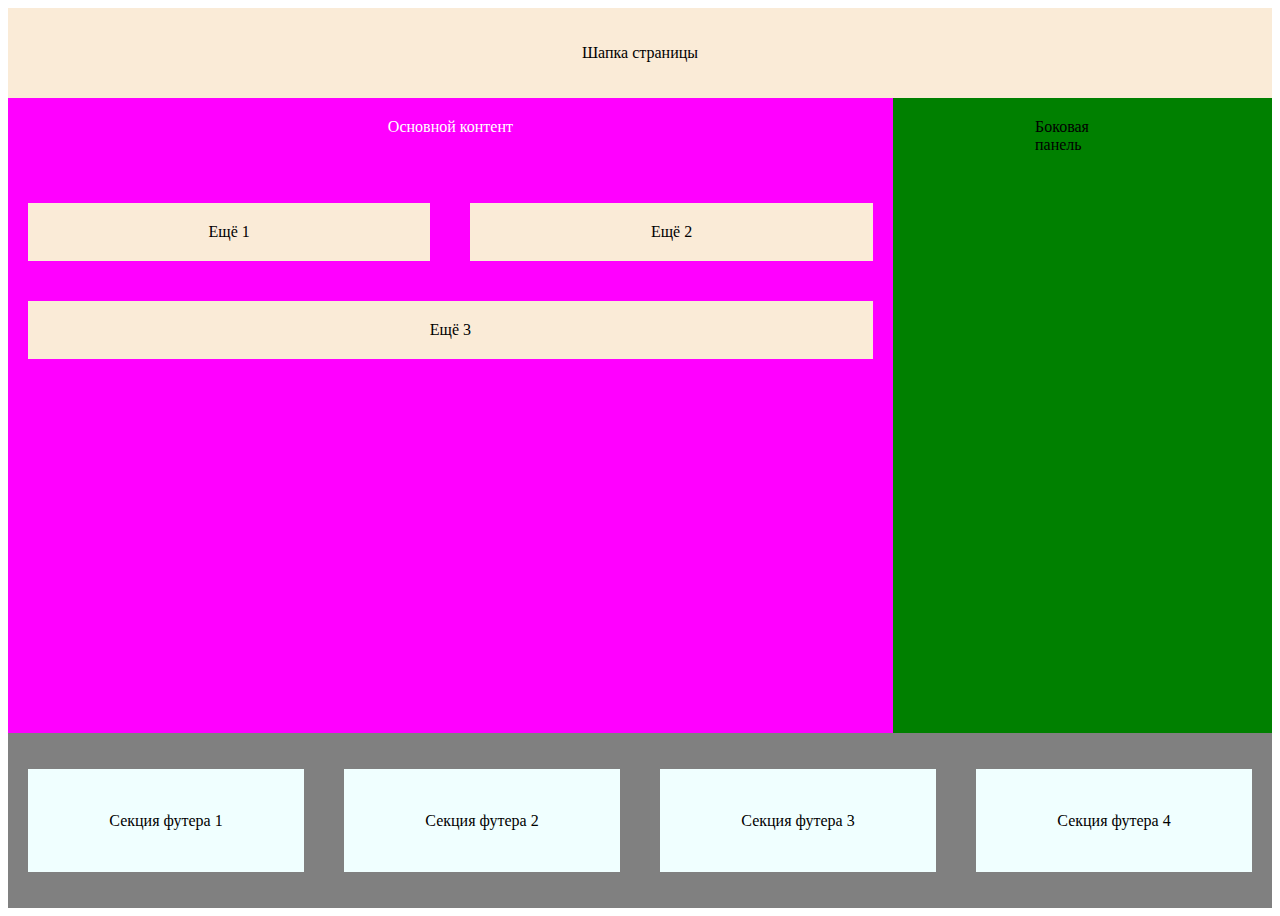
<file: week5/index.html>
<!DOCTYPE html>
<html lang="ru">
<head>
    <meta charset="UTF-8">
    <meta name="viewport" content="width=device-width, initial-scale=1.0">
    <title>Табличка-страничка</title>
    <link rel="stylesheet" href="style.css">
</head>
<body>
    <div class="conteiner">
        <header>
            <div class="h1">Шапка страницы</div>
        </header>
        <main>
            <div class="content">
                <div class="box1"> Основной контент</div>
                <div class="box2">
                    <div class="up"> Ещё 1</div>
                    <div class="up"> Ещё 2</div>
                </div>
                <div class="box3">
                    <div class="up"> Ещё 3</div>
                </div>
            </div>
            <div class="aside">
                <div class="box4">Боковая панель</div>
            </div>
        </main>
        <footer>
            <p class="footer"> Секция футера 1</p>
            <p class="footer">Секция футера 2</p>
            <p class="footer">Секция футера 3</p>
            <p class="footer">Секция футера 4</p>
        </footer>
    </div>
</body>
</html>
</file>
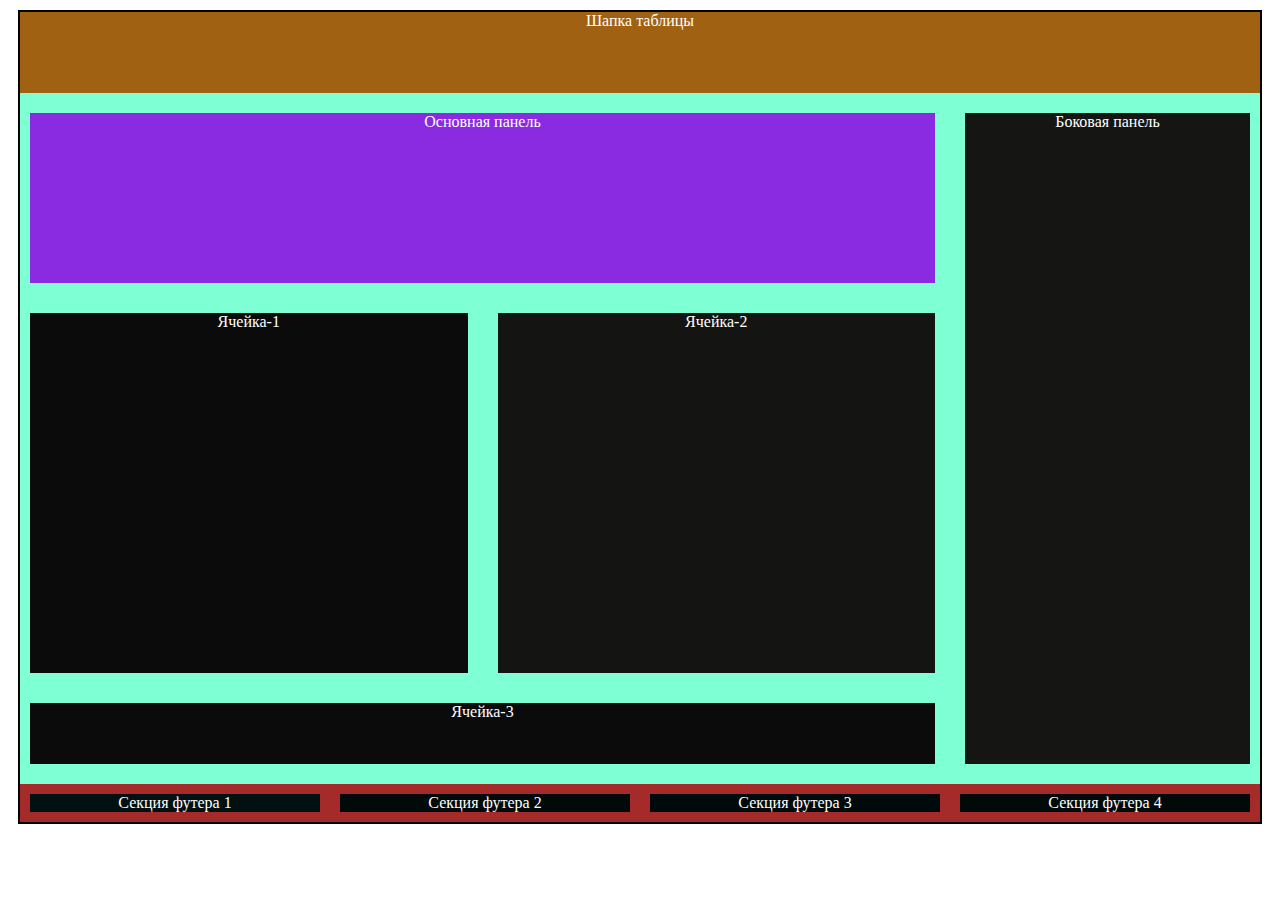
<file: week6/index.html>
<!DOCTYPE html>
<html lang="en">
<head>
    <meta charset="UTF-8">
    <meta name="viewport" content="width=device-width, initial-scale=1.0">
    <title>Document</title>
    <link rel="stylesheet" href="grid.css">
</head>
<body>
    <div class="conteiner">
        <header style="background-color: rgb(161, 97, 18);" >Шапка таблицы</header>
        <div class="cell" style="background-color: blueviolet;">Основная панель</div>
        <div class="cell1" style="background-color: rgb(11, 11, 11);">Ячейка-1</div>
        <div class="cell2" style="background-color: rgb(20, 20, 19);">Ячейка-2</div>
        <div class="cell3" style="background-color: rgb(11, 11, 11);">Ячейка-3</div>  
        <aside class="right" style="background-color: rgb(21, 21, 20);">Боковая панель</aside>
        <footer style="background-color: brown;">
            <p class="footer1" style="background-color: rgb(1, 17, 17);">Секция футера 1</p>
            <p class="footer2" style="background-color: rgb(1, 9, 9);">Секция футера 2</p>
            <p class="footer3" style="background-color: rgb(1, 10, 10);">Секция футера 3</p>
            <p class="footer4" style="background-color: rgb(1, 9, 9);">Секция футера 4</p>
        </footer>
    </div>
</body>
</html>
</file>
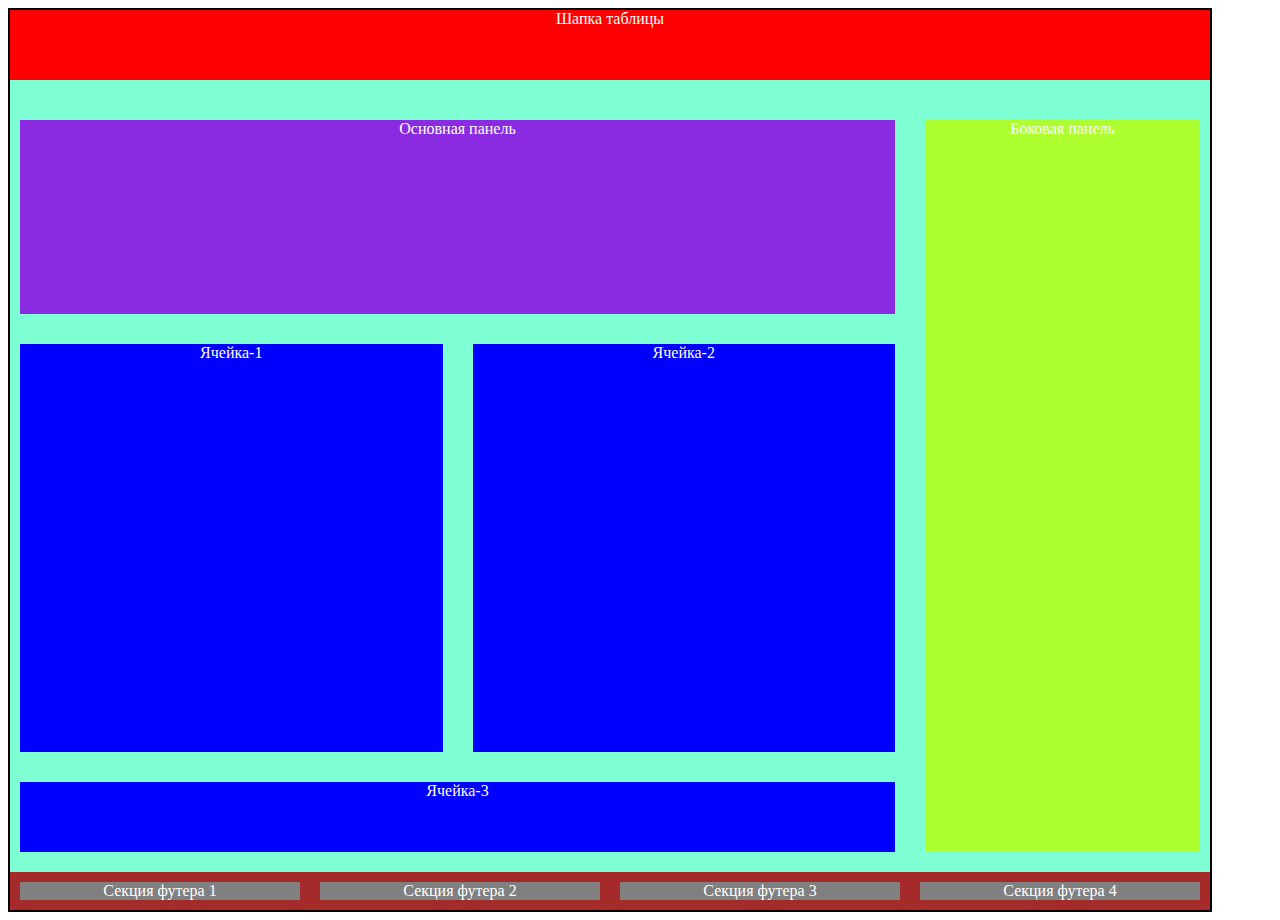
<file: week7/index.html>
<!DOCTYPE html>
<html lang="en">
<head>
    <meta charset="UTF-8">
    <meta name="viewport" content="width=device-width, initial-scale=1.0">
    <title>Document</title>
    <link rel="stylesheet" href="1.css">
</head>
<body>
    <div class="conteiner">
        <header>Шапка таблицы</header>
        <div class="cell">Основная панель</div>
        <div class="cell1">Ячейка-1</div>
        <div class="cell2">Ячейка-2</div>
        <div class="cell3">Ячейка-3</div>  
        <aside class="right">Боковая панель</aside>
        <footer>
            <p class="footer1">Секция футера 1</p>
            <p class="footer2">Секция футера 2</p>
            <p class="footer3">Секция футера 3</p>
            <p class="footer4">Секция футера 4</p>
        </footer>
    </div>
</body>
</html>
</file>
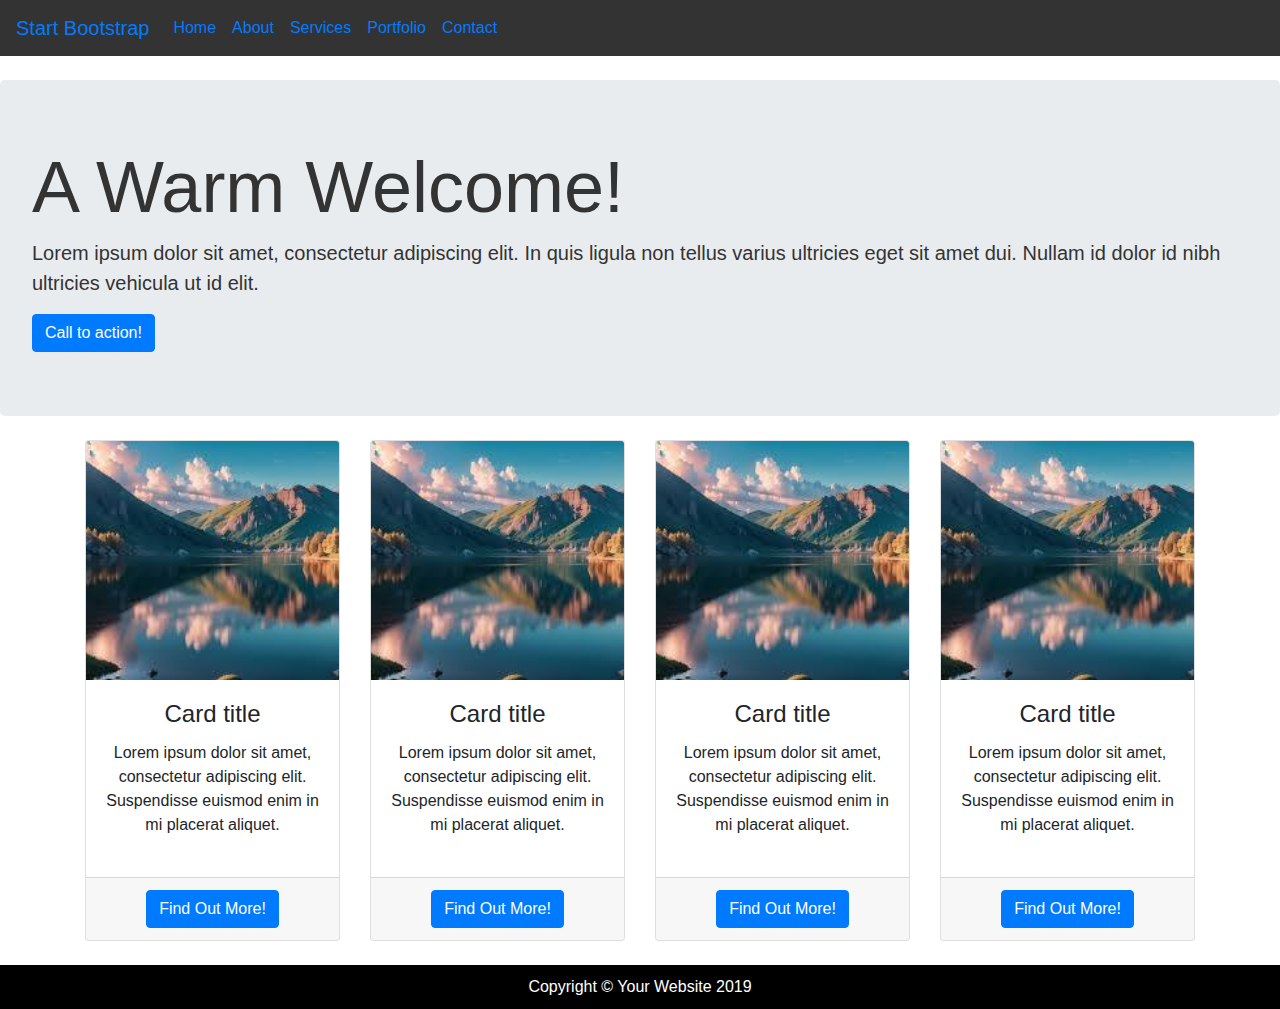
<file: week8/index.html>
<!DOCTYPE html>
<html lang="ru">
<head>
    <meta charset="UTF-8">
    <meta name="viewport" content="width=device-width, initial-scale=1.0">
    <title>Start Bootstrap</title>
    <link rel="stylesheet" href="index.css">
</head>
<body>
    <nav class="navbar navbar-expand-lg">
    <a class="navbar-brand" href="#">Start Bootstrap</a>
    <button class="navbar-toggler" type="button" data-toggle="collapse" data-target="#navbarNav" aria-controls="navbarNav" aria-expanded="false" aria-label="Toggle navigation">
        <span class="navbar-toggler-icon"></span>
    </button>
    <div class="collapse navbar-collapse" id="navbarNav">
        <ul class="navbar-nav">
        <li class="nav-item active">
            <a class="nav-link" href="#">Home <span class="sr-only">(current)</span></a>
        </li>
        <li class="nav-item">
            <a class="nav-link" href="#">About</a>
        </li>
        <li class="nav-item">
            <a class="nav-link" href="#">Services</a>
        </li>
        <li class="nav-item">
            <a class="nav-link" href="#">Portfolio</a>
        </li>
        <li class="nav-item">
            <a class="nav-link" href="#">Contact</a>
        </li>
        </ul>
    </div>
    </nav>
    <header class="jumbotron my-4">
    <h1 class="display-3">A Warm Welcome!</h1>
    <p class="lead">Lorem ipsum dolor sit amet, consectetur adipiscing elit. In quis ligula non tellus varius ultricies eget sit amet dui. Nullam id dolor id nibh ultricies vehicula ut id elit.</p>
    <button type="button" class="btn btn-primary ">Call to action!</a>
    </header>
    <div class="container">
    <div class="row text-center">
        <div class="col-lg-3 col-md-6 mb-4">
        <div class="card h-100">
            <img class="card-img-top" src="[data-uri]" alt="природа">
            <div class="card-body">
            <h4 class="card-title">Card title</h4>
            <p class="card-text">Lorem ipsum dolor sit amet, consectetur adipiscing elit. Suspendisse euismod enim in mi placerat aliquet.</p>
            </div>
            <div class="card-footer">
            <a href="#" class="btn btn-primary">Find Out More!</a>
            </div>
        </div>
        </div>
        <div class="col-lg-3 col-md-6 mb-4">
            <div class="card h-100">
                <img class="card-img-top" src="[data-uri]" alt="природа">
                <div class="card-body">
                <h4 class="card-title">Card title</h4>
                <p class="card-text">Lorem ipsum dolor sit amet, consectetur adipiscing elit. Suspendisse euismod enim in mi placerat aliquet.</p>
                </div>
                <div class="card-footer">
                <a href="#" class="btn btn-primary">Find Out More!</a>
                </div>
            </div>
            </div>
            <div class="col-lg-3 col-md-6 mb-4">
                <div class="card h-100">
                    <img class="card-img-top" src="[data-uri]" alt="природа">
                    <div class="card-body">
                    <h4 class="card-title">Card title</h4>
                    <p class="card-text">Lorem ipsum dolor sit amet, consectetur adipiscing elit. Suspendisse euismod enim in mi placerat aliquet.</p>
                    </div>
                    <div class="card-footer">
                    <a href="#" class="btn btn-primary">Find Out More!</a>
                    </div>
                </div>
                </div>
                <div class="col-lg-3 col-md-6 mb-4">
                    <div class="card h-100">
                        <img class="card-img-top" src="[data-uri]" alt="природа">
                        <div class="card-body">
                        <h4 class="card-title">Card title</h4>
                        <p class="card-text">Lorem ipsum dolor sit amet, consectetur adipiscing elit. Suspendisse euismod enim in mi placerat aliquet.</p>
                        </div>
                        <div class="card-footer">
                        <a href="#" class="btn btn-primary">Find Out More!</a>
                        </div>
                    </div>
                    </div>
        </div>
    </div>
    <footer>
    <div class="container">
        <p class="m-0 text-center text-black">Copyright © Your Website 2019</p>
    </div>
    </footer>
    <script src="https://code.jquery.com/jquery-3.3.1.slim.min.js"></script>
    <script src="https://cdnjs.cloudflare.com/ajax/libs/popper.js/1.14.7/umd/popper.min.js"></script>
    <script src="https://stackpath.bootstrapcdn.com/bootstrap/4.3.1/js/bootstrap.min.js"></script>
<link href="https://stackpath.bootstrapcdn.com/bootstrap/4.3.1/css/bootstrap.min.css" rel="stylesheet">
</body>
</html>
</file>
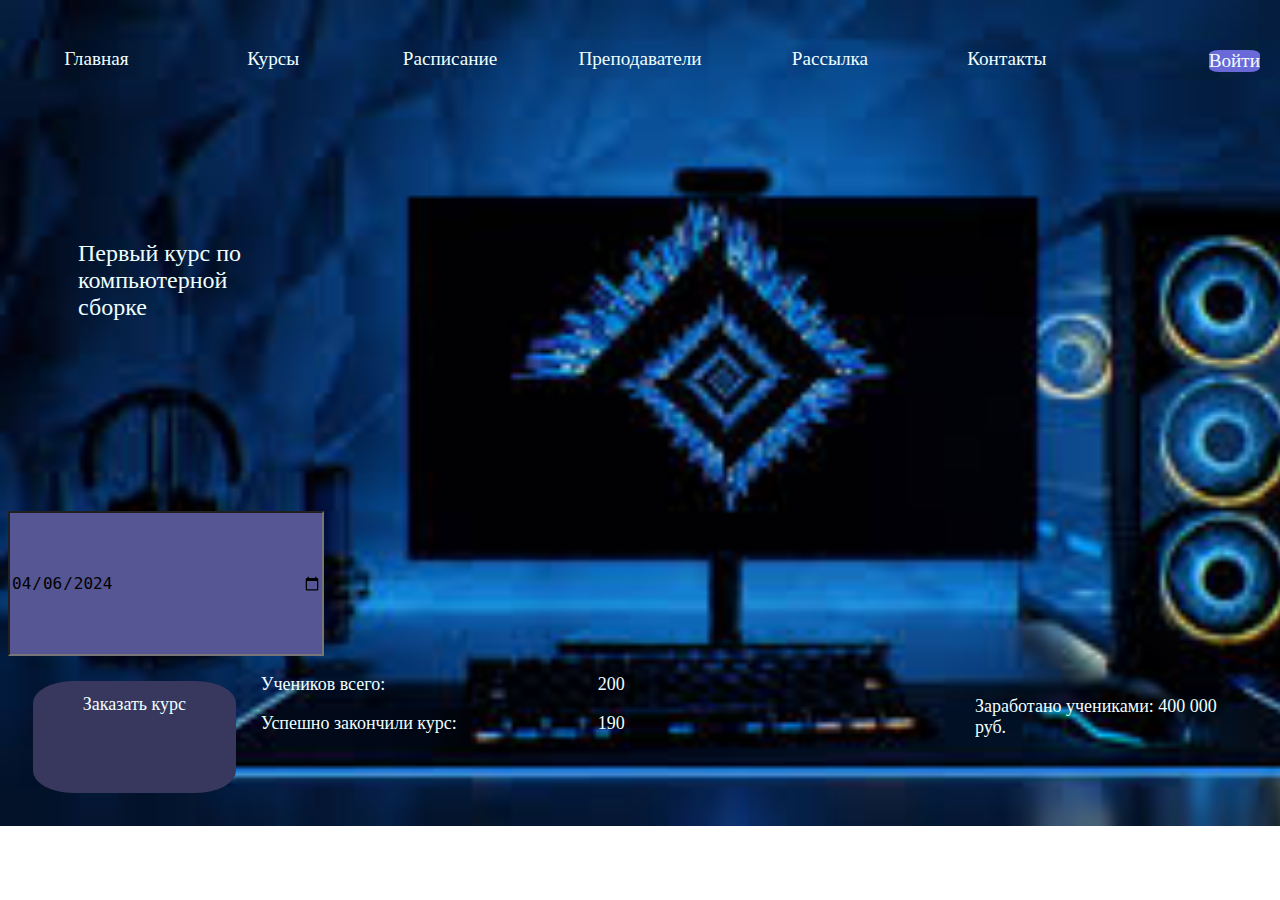
<file: week6/figma.html>
<!DOCTYPE html>
<html lang="en">
<head>
    <meta charset="UTF-8">
    <meta name="viewport" content="width=device-width, initial-scale=1.0">
    <title>Document</title>
    <link rel="stylesheet" href="figma.css">
</head>
<body src="./image/фон.jpg">
    <header class="nav">
        <div class="box">Главная</div>
        <div class="box">Курсы</div>
        <div class="box">Расписание</div>
        <div class="box">Преподаватели</div>
        <div class="box">Рассылка</div>
        <div class="box">Контакты</div>
        <div class="button" name="go">Войти</div>
    </header>
    <main class="conteiner">
        <div class="cell">Первый курс по компьютерной сборке</div>
        <input type="date" id="start" name="trip start" value="2024-04-06" min="2024-01-01" max="2024-12-31"/>
    </main>
    <footer class="footer">
        <div class="button2">Заказать курс</div>
        <div class="box1">
            <p class="box2">Учеников всего:</p>
            <p class="box3">Успешно закончили курс:</p>
        </div>
        <div class="box4">
            <p class="box5">200</p>
            <p class="box6">190</p>
        </div>
        <div class="box7">Заработано учениками: 400 000 руб.</div>
    </footer>
</body>
</html>
</file>
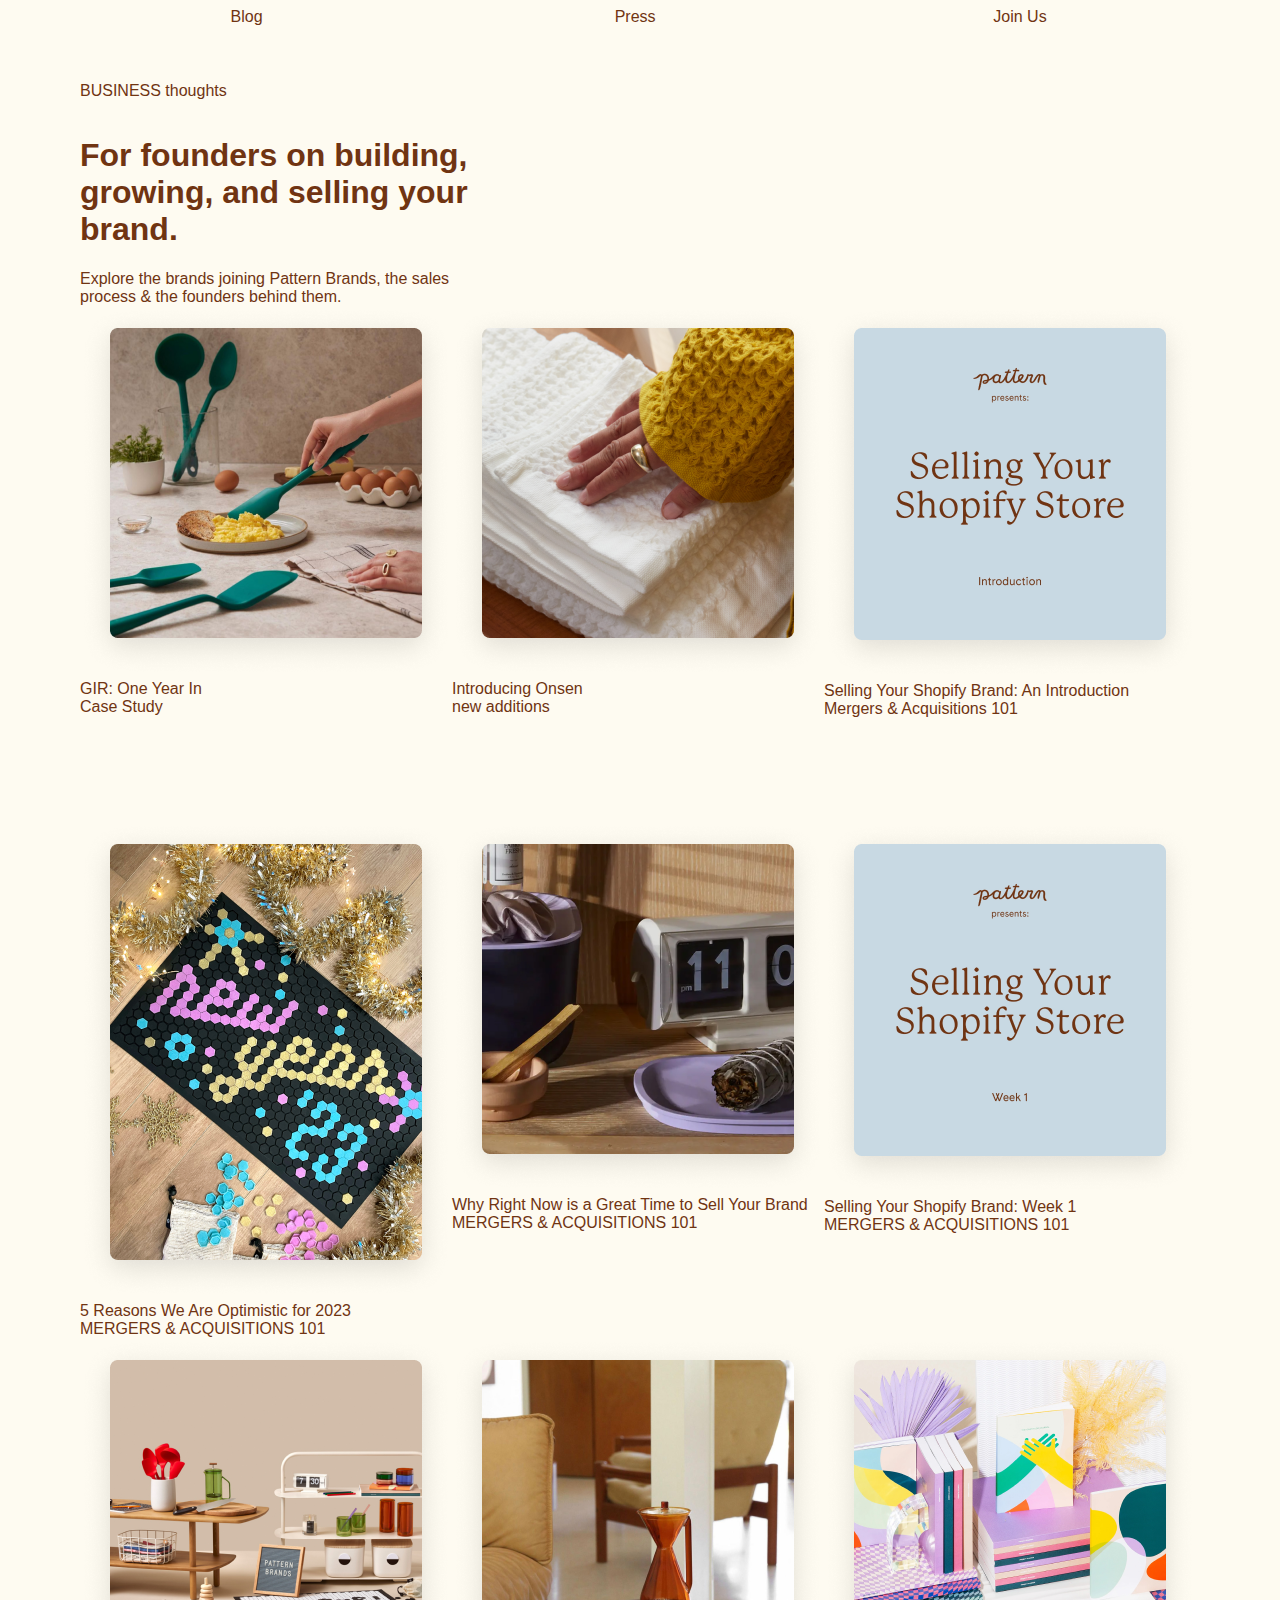
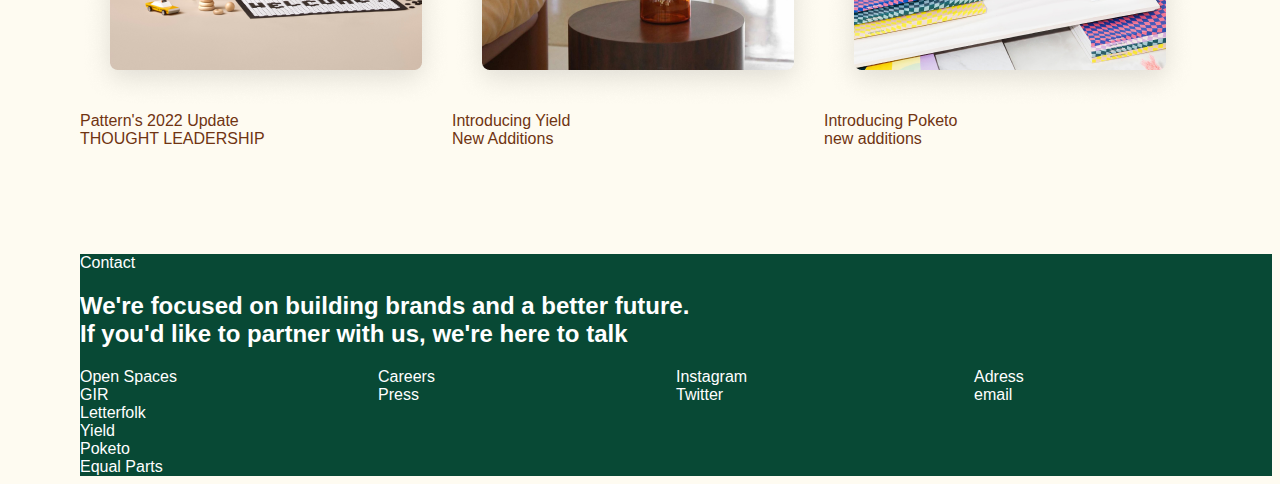
<file: week7/figma.html>
<!DOCTYPE html>
<html lang="en">
<head>
    <meta charset="UTF-8">
    <meta name="viewport" content="width=device-width, initial-scale=1.0">
    <title>Figma</title>
    <link rel="stylesheet" href="figma.css">
</head>
<body>
    <div class="page">
        <header class="nav">
            <div class="nav"> Blog</div>
            <div class="nav"> Press</div>
            <div class="nav"> Join Us</div>
        </header>
        <main>
            <p>BUSINESS thoughts</p>
            <h1>For founders on building, growing, and selling your brand.</h1>
            <p1>Explore the brands joining Pattern Brands, the sales process & the founders behind them.</p1>
            <div class="conteiner">
                <div class="box"><img src="image/F1.png">
                    GIR: One Year In <br>
                    Case Study </div>
                <div class="box"><img src="image/f2.png">
                    Introducing Onsen <br>
                    new additions </div>
                <div class="box"><img src="image/f3.png">
                    Selling Your Shopify Brand: An Introduction <br>
                    Mergers & Acquisitions 101</div>
                <div class="box"><img src="image/f4.png">
                    5 Reasons We Are Optimistic for 2023 <br>
                    MERGERS & ACQUISITIONS 101 </div>
                <div class="box"><img src="image/f5.png">
                    Why Right Now is a Great Time to Sell Your Brand <br>
                    MERGERS & ACQUISITIONS 101 </div>
                <div class="box"><img src="image/f6.png">
                    Selling Your Shopify Brand: Week 1 <br>
                    MERGERS & ACQUISITIONS 101 </div>
                <div class="box"><img src="image/f7.png">
                    Pattern's 2022 Update <br>
                    THOUGHT LEADERSHIP </div>
                <div class="box"><img src="image/f8.png">
                    Introducing Yield <br>
                    New Additions </div>
                <div class="box"><img src="image/f9.png">
                    Introducing Poketo <br>
                    new additions </div>
            </div>
        </main>
        <footer>
            <p2> Contact</p>
            <h2> We're focused on building brands and a better future. <br>
            If you'd like to partner with us, we're here to talk </h2>
            <div class="footer">
                <div class="box1"> Open Spaces <br>
                GIR <br>
                Letterfolk <br>
                Yield <br>
                Poketo <br>
                Equal Parts <br></div>
                <div class="box1"> Careers <br>
                Press </div>
                <div class="box1"> Instagram <br>
                Twitter </div>
                <div class="box1"> Adress <br>
                email </div>
            </div>
        </footer>
    </div>
</body>
</html>
</file>
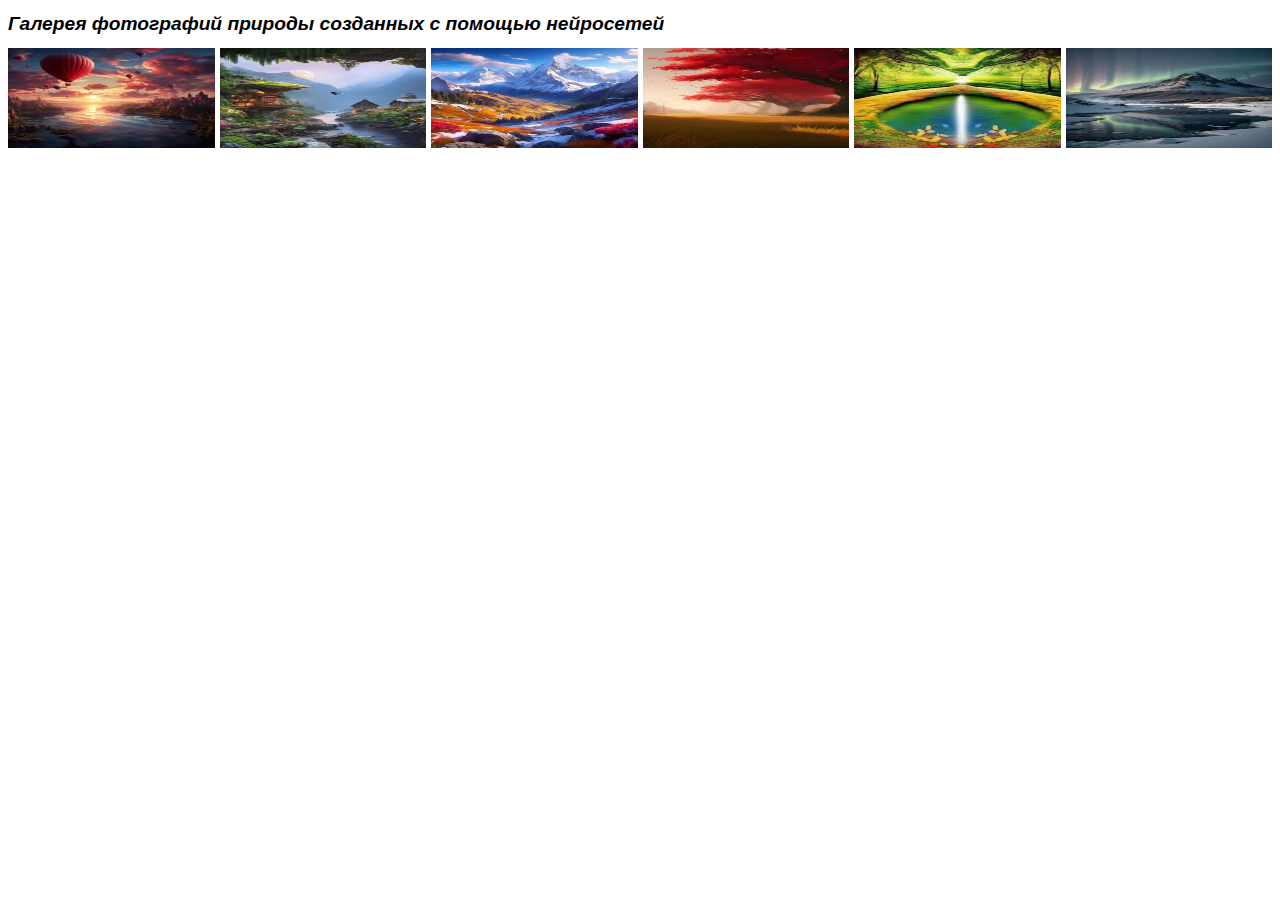
<file: week7/inline.html>
<!DOCTYPE html>
<html lang="ru">
<head>
    <meta charset="UTF-8">
    <meta name="viewport" content="width=device-width, initial-scale=1.0">
    <title>Галерея</title>
    <link rel="stylesheet" href="inline.css">
</head>
<body>
    <h1>Галерея фотографий природы созданных с помощью нейросетей</h1>
    <div class="container">
        <div><img src="image/1.jpg"></div>
        <div><img src="image/2.jpg"></div>
        <div><img src="image/3.jpg"></div>
        <div><img src="image/4.jpg"></div>
        <div><img src="image/5.jpg"></div>
        <div><img src="image/6.jpg"></div>
    </div>
</body>
</html>
</file>
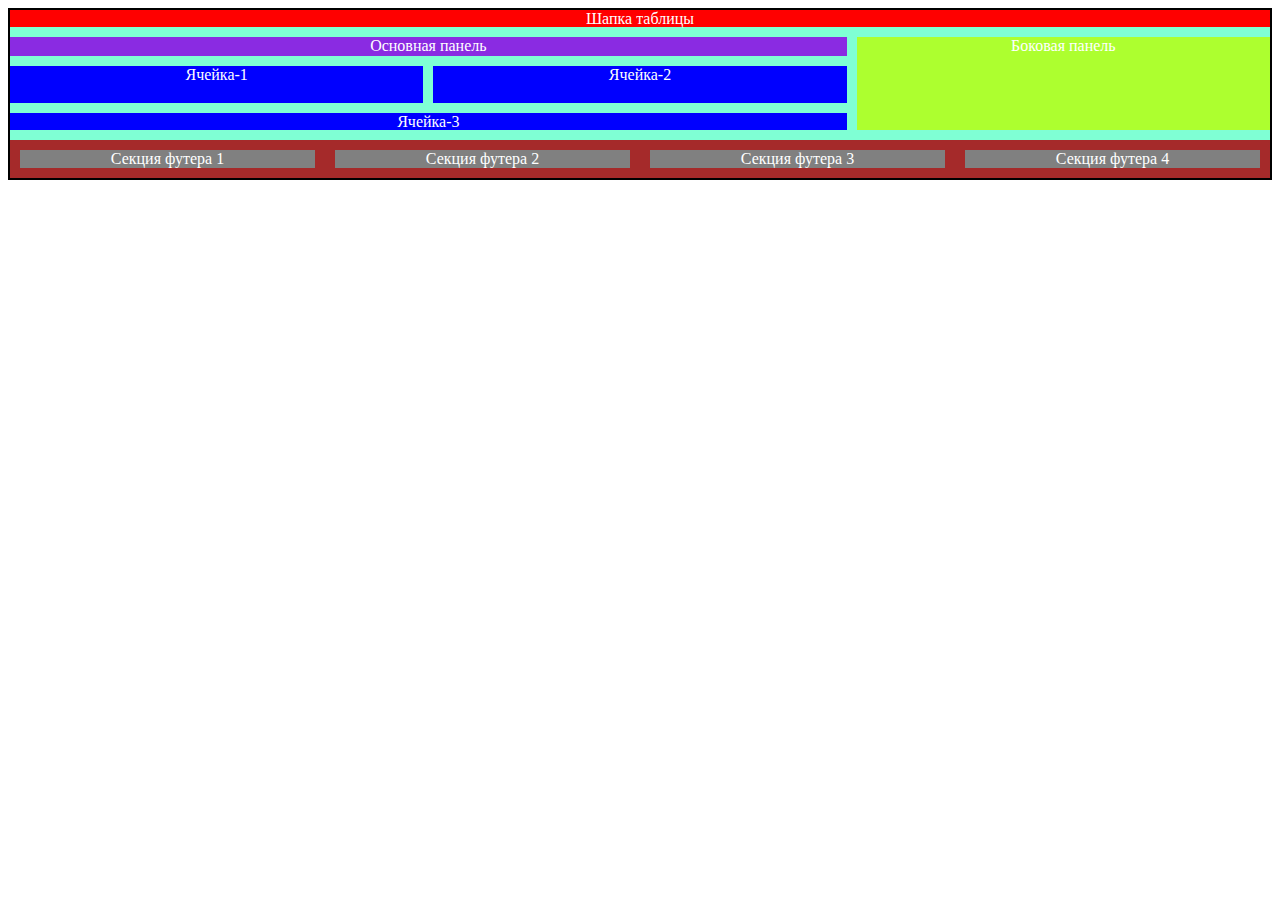
<file: week7/rvd.html>
<!DOCTYPE html>
<html lang="en">
<head>
    <meta charset="UTF-8">
    <meta name="viewport" content="width=device-width, initial-scale=1.0">
    <title>Document</title>
    <link rel="stylesheet" href="rvd.css">
</head>
<body>
    <div class="conteiner">
        <header>Шапка таблицы</header>
        <div class="cell">Основная панель</div>
        <div class="cell1">Ячейка-1</div>
        <div class="cell2">Ячейка-2</div>
        <div class="cell3">Ячейка-3</div>  
        <aside class="right">Боковая панель</aside>
        <footer>
            <p class="footer1">Секция футера 1</p>
            <p class="footer2">Секция футера 2</p>
            <p class="footer3">Секция футера 3</p>
            <p class="footer4">Секция футера 4</p>
        </footer>
    </div>
</body>
</html>
</file>
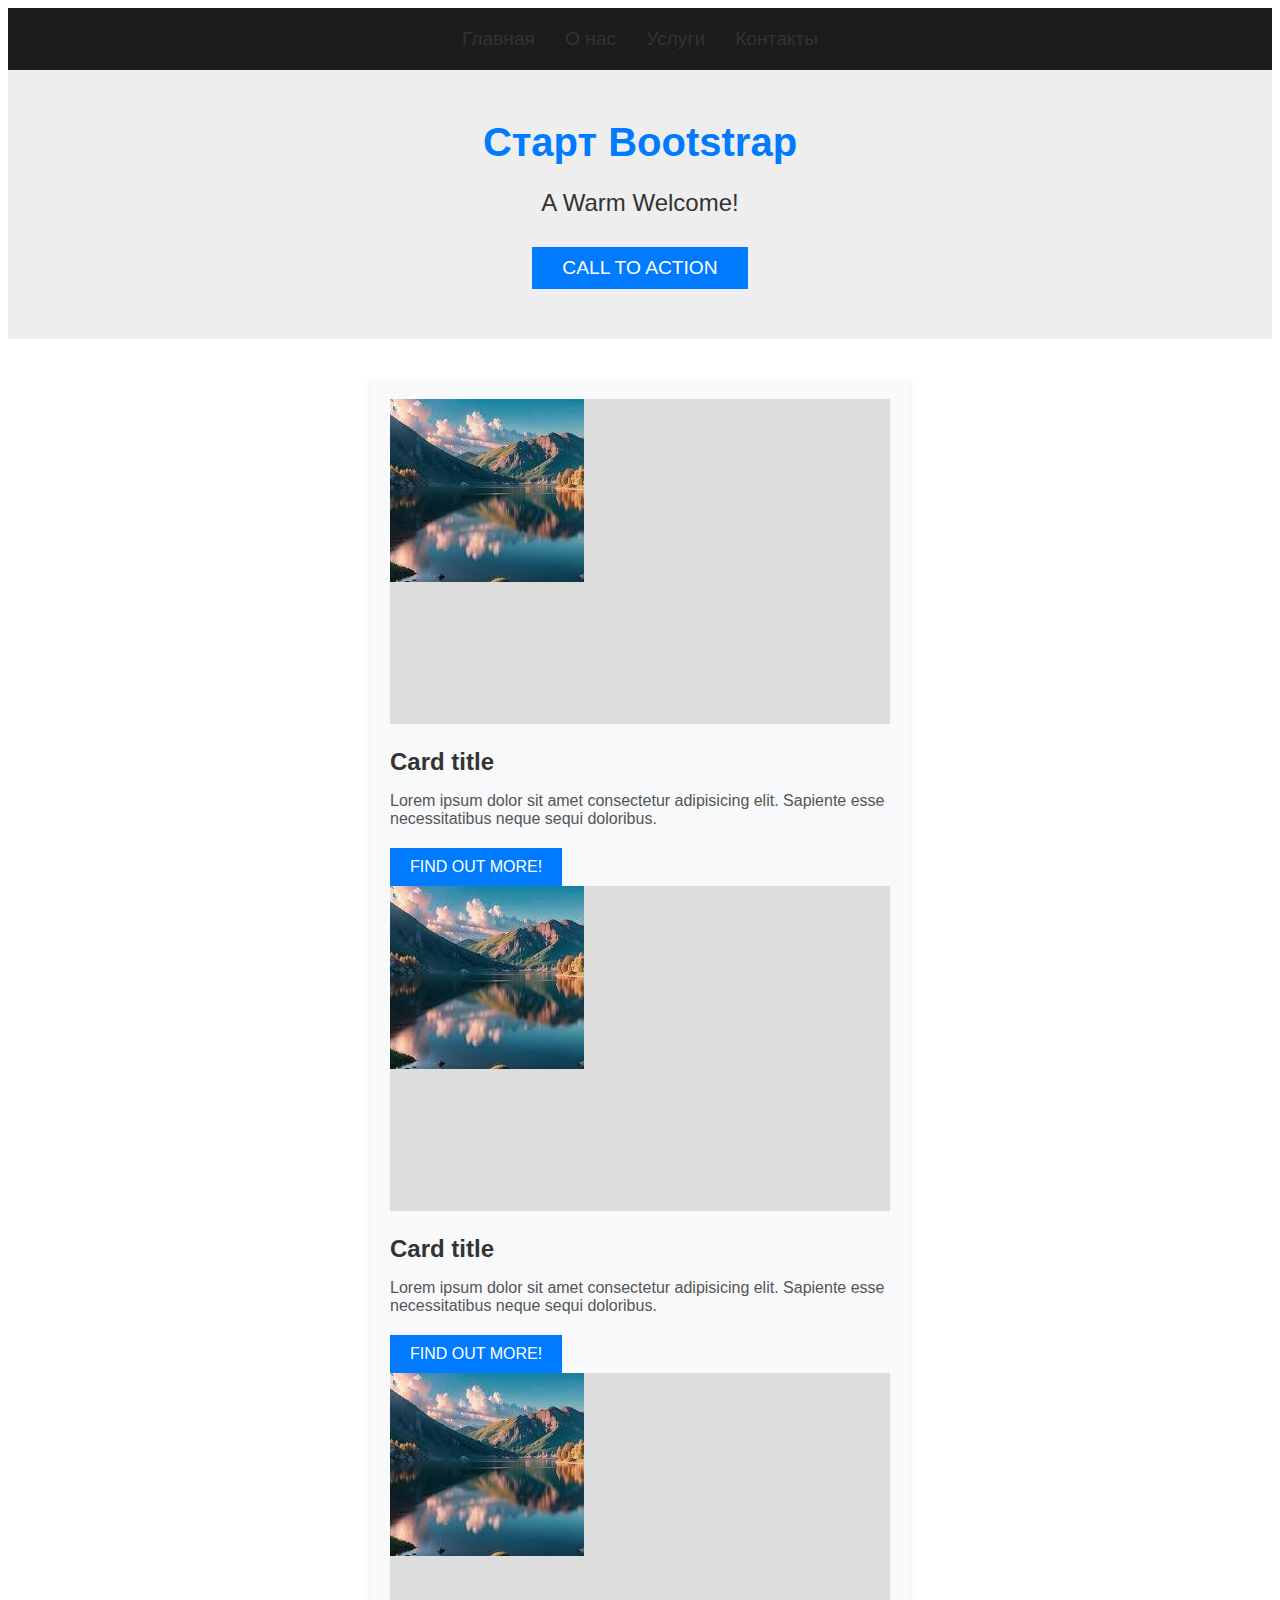
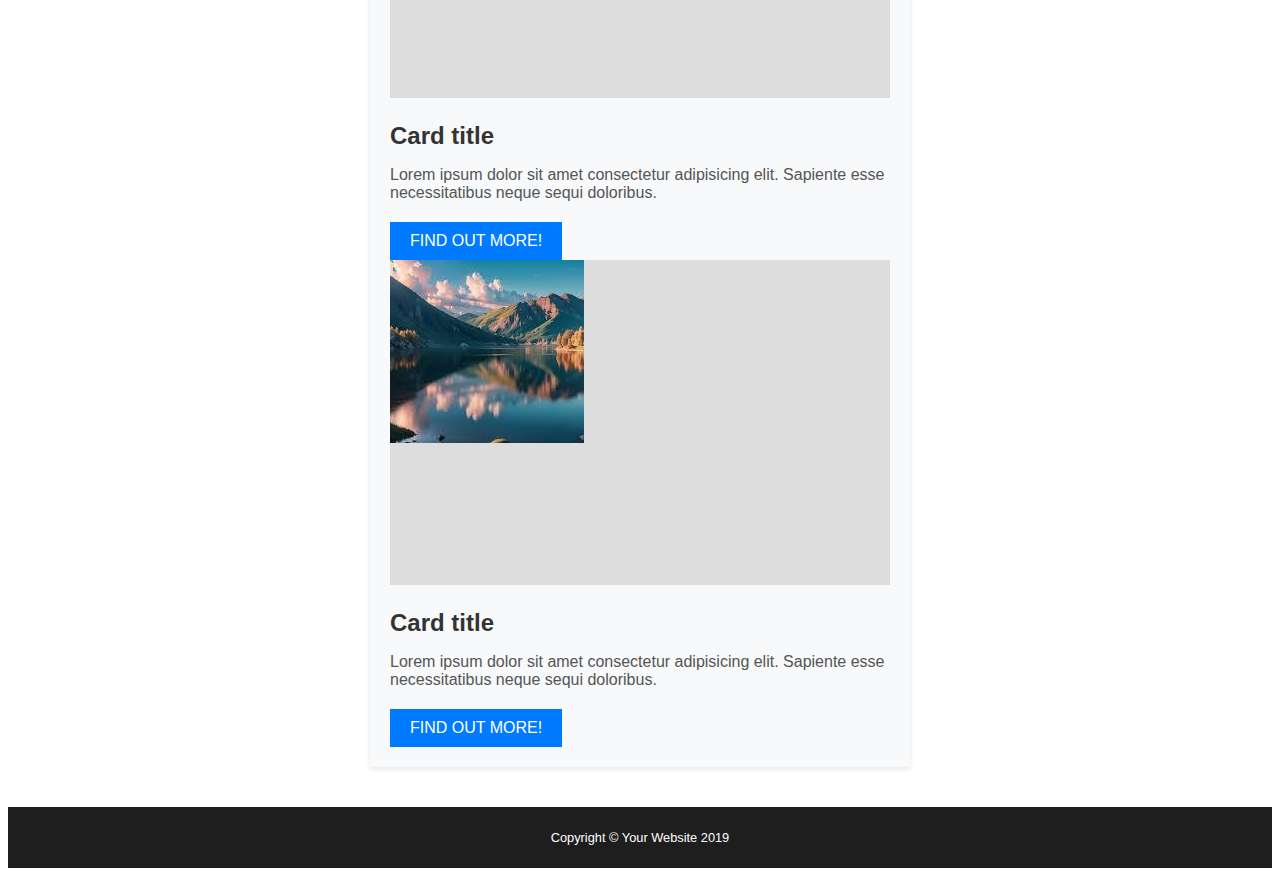
<file: week8/2.html>
<!DOCTYPE html>
<html lang="ru">
<head>
<meta charset="UTF-8">
<meta name="viewport" content="width=device-width, initial-scale=1.0">
<link rel="stylesheet" href="2.css">
<title>Старт Bootstrap</title>
</head>
<body class="page">
    <header class="header">
    <nav>
        <ul class="header__menu">
            <li class="header__menu-item"><a href="#" class="header__menu-link">Главная</a></li>
            <li class="header__menu-item"><a href="#" class="header__menu-link">О нас</a></li>
            <li class="header__menu-item"><a href="#" class="header__menu-link">Услуги</a></li>
            <li class="header__menu-item"><a href="#" class="header__menu-link">Контакты</a></li>
        </ul>
    </nav>
    </header>
    <section class="hero">
    <h1 class="hero__title">Старт Bootstrap</h1>
    <p class="hero__subtitle">A Warm Welcome!</p>
    <button class="hero__button">Call to action</button>
    </section>
    <section class="features">
    <div class="card">
        <div class="card__image">
            <img class="card-img-top" src="[data-uri]" alt="природа">
        </div>
        <h3 class="card__title">Card title</h3>
        <p class="card__text">Lorem ipsum dolor sit amet consectetur adipisicing elit. Sapiente esse necessitatibus neque sequi doloribus.</p>
        <button class="card__button">Find Out More!</button>
        <div class="card__image">
            <img class="card-img-top" src="[data-uri]" alt="природа">
        </div>
        <h3 class="card__title">Card title</h3>
        <p class="card__text">Lorem ipsum dolor sit amet consectetur adipisicing elit. Sapiente esse necessitatibus neque sequi doloribus.</p>
        <button class="card__button">Find Out More!</button>
        <div class="card__image">
            <img class="card-img-top" src="[data-uri]" alt="природа">
        </div>
        <h3 class="card__title">Card title</h3>
        <p class="card__text">Lorem ipsum dolor sit amet consectetur adipisicing elit. Sapiente esse necessitatibus neque sequi doloribus.</p>
        <button class="card__button">Find Out More!</button>
        <div class="card__image">
            <img class="card-img-top" src="[data-uri]" alt="природа">
        </div>
        <h3 class="card__title">Card title</h3>
        <p class="card__text">Lorem ipsum dolor sit amet consectetur adipisicing elit. Sapiente esse necessitatibus neque sequi doloribus.</p>
        <button class="card__button">Find Out More!</button>
    </div>
    </section>
    <footer class="footer">
        <p>Copyright © Your Website 2019</p>
    </footer>
</body>
</html>
</file>
<file: week5/style.css>
.conteiner {
    height: 100vh;
    background-color: red;
    display: flex;
    flex-direction: column;    
}
header {
    background-color: antiquewhite;
    display: flex;
    flex-basis: 10vh;
    justify-content: center;
    align-items: center;
}
main {
    display: flex;
    flex-grow: 1;
    flex-direction: row;    
}
.content {
    background-color: fuchsia;
    display: flex;
    flex-basis: 70%;
    flex-direction: column;
    }
.box1 {
    display: flex;
    flex-basis: 5vh;
    justify-content: center;
    margin: 20px;
    color: white;
}
.box2 {
    display: flex;
    flex-direction: row;
    column-gap: 40px;
    padding: 20px 20px;
}
.up {
    background-color: antiquewhite;
    display: flex;
    flex-basis: 50%;
    justify-content: space-around;
    column-gap: 40px;
    padding: 20px 20px;
}
.box3 {
    column-gap: 40px;
    padding: 20px 20px;
}
.aside {
    background-color: green;
    display: flex;
    flex-basis: 30%;
    justify-content: center;    
}
.box4 {
    display: flex;
    flex-basis: 25%;
    justify-content: center;
    margin: 20px;
}
footer {
    background-color: gray;
    display: flex;
    flex-basis: 15vh;
    column-gap: 40px;
    padding: 20px 20px;
}
.footer {
    background-color: azure;
    display: flex;
    flex-basis: 70%;
    justify-content: center;
    align-items: center;
}
</file>
<file: week6/grid.css>
body {
    text-align: center;
    color: white;
}
.conteiner {
    background-color: aquamarine;
    border: 2px solid black;
    display: grid;
    grid-template-columns: 1.5fr 1.5fr 1fr;
    grid-template-rows: 10% 1fr 2fr 10%;
    grid-gap: 10px;
    height: 90vh;
    margin: 10px;
}
header {
    grid-column: 1/4;
}
.cell {
    grid-column: 1/3;
    margin: 10px;
}
.right{
    grid-column: 3/4;
    grid-row: 2/5;
    margin: 10px;
}
.cell1 {
    grid-row: 3/4;
    grid-column: 1/2;
    margin: 10px;
}
.cell2 {
    grid-column: 2/3;
    grid-row: 3/4;
    margin: 10px;
}
.cell3 {
    grid-row: 4/5;
    grid-column: 1/3;
    margin: 10px;
}
footer {
    display: grid;
    grid-column: 1/4;
    grid-template-columns: repeat(4, 1fr);
}
p {margin: 10px;
}
</file>
<file: week7/1.css>
body {
    text-align: center;
    color: white;
}
.conteiner {
    background-color: aquamarine;
    border: 2px solid black;
    display: grid;
    grid-template-columns: 1.5fr 1.5fr 1fr;
    grid-template-rows: 10% 1fr 2fr 10%;
    grid-gap: 10px;
    min-height: 100vh;
    max-width: 1200px;
    grid-gap: 10px;
}
header {
    background-color: red;
    grid-column: 1/4;
    margin-bottom: 20px;
}
.cell {
    background-color: blueviolet;
    grid-column: 1/3;
    margin: 10px;
}
.right{
    background-color: greenyellow;
    grid-column: 3/4;
    grid-row: 2/5;
    margin: 10px;
}
.cell1 {
    background-color: blue;
    grid-row: 3/4;
    grid-column: 1/2;
    margin: 10px;
}
.cell2 {
    background-color: blue;
    grid-column: 2/3;
    grid-row: 3/4;
    margin: 10px;
}
.cell3 {
    background-color: blue;
    grid-row: 4/5;
    grid-column: 1/3;
    margin: 10px;
}
footer {
    background-color: brown;
    display: grid;
    grid-column: 1/4;
    grid-template-columns: repeat(4, 1fr);
}
p {
    background-color: gray;
    margin: 10px;
}
@media screen and (min-width: 768px) {
    .container {
        grid-template-columns: 1fr 30%;
        grid-template-rows: auto auto 1fr auto;
    }
}
</file>
<file: week8/index.css>
/* Основные стили */
body {
    font-family: 'Arial', sans-serif;
}
/* Стили навигационной панели */
.navbar {
    margin-bottom: 20px;
    background-color: #333;
}
/* Стили заголовка */
.jumbotron {
    background-color: #f8f9fa;
    color: #333;
}
/* Стили карточек */
.card {
    margin-bottom: 20px;
}
.card-img-top {
    width: 100%;
    height: auto;
}
/* Стили кнопок */
.btn-primary {
    color: #fff;
    background-color: #007bff;
    border-color: #007bff;
}
.btn-primary:hover {
    color: #fff;
    background-color: #0069d9;
    border-color: #0062cc;
}
/* Стили подвала */
footer {
    background-color: black;
    color: #fff;
    padding: 10px 0;
}
/* Медиа запросы для адаптивности */
@media (max-width: 576px) {
    .jumbotron {
    padding: 2rem 1rem;
    }
.card {
    margin-bottom: 15px;
    }
}
</file>
<file: week6/figma.css>
body {
    background: url('image/фон.jpg');
    background-repeat: no-repeat;
    background-size: cover;
    color: azure;
    display: grid;
    grid-template-columns: 1fr 2fr 1fr;
    grid-template-rows: 20% 1fr 20%;
    height: 90vh;
}
.nav {
    display: grid;
    grid-column: 1/4;
    grid-template-columns: repeat(7, 1fr);
    justify-items: center;
    font-size: larger;
}
.box {
    margin: 10px;
    padding: 30px;
    justify-content: center;
}
.button {
    background-color: rgb(105, 105, 215);
    border-radius: 20%;
    position: absolute; right: 20px; top: 50px;"
}
.conteiner {
    display: grid;
    grid-column: 1/2;
    grid-row: 2/3;
}
.cell {
    display: grid;
    margin: 20px;
    padding: 50px;
    justify-items: center;
    font-size:x-large;
}
input {
    background-color: rgb(86, 86, 148);
    font-size: large;
}
.footer {
    display: grid;
    grid-column: 1/4;
    grid-template-columns: 20% repeat(3, 1fr);
    font-size: large;
}
.button2 {
    background-color: rgb(56, 56, 95);
    border-radius: 20%;
    margin: 10%;
    text-align: center;
    padding: 5%;
}
.box7 {
    display: grid;
    margin: 10px;
    padding: 30px;
    justify-content: center;
}
</file>
<file: week7/figma.css>
body {
    background-color: #FEFBF1;
    color: #703412;
    font-family: 'Franklin Gothic Medium', 'Arial Narrow', Arial, sans-serif;
    padding-left: 72px;
}
.page {
    display: grid;
    grid-template-columns: repeat(3, 1fr);
    grid-template-rows: 20%, 0,5fr, 20%, repeat(3, 1fr), repeat(2, 20%);
    max-width: 1200px;
}
header {
    grid-column: 1/4;
}
.nav {
    display: grid;
    margin-bottom: 20px;
    justify-items: center;
    grid-template-columns: repeat(3, 1fr);
}
main {
    display: grid;
    grid-template-rows: 10px, 20%, 1fr;
    grid-template-columns: repeat(auto-fit, minmax(300px, 1fr));
}
.conteiner {
    display: grid;
    grid-template-columns: repeat(3, 1fr);
    grid-template-rows: repeat(3, 1fr);
}
footer {
    grid-column: 1/4;
    background-color: #084935;
    color: #FFFFFF;
}
.p2 h2 {
    font-size: 25px;
}
.footer {
    display: grid;
    grid-template-columns: repeat(4, 1fr);
    font-size: 16px;
}
@media screen and (max-width: 768px) {
    .nav {
        grid-template-columns: 1fr;
        text-align: center;
    }
    main {
        grid-template-columns: repeat(auto-fit, minmax(250px, 1fr));
    }
}
</file>
<file: week7/inline.css>
h1 {
    font-family: 'Franklin Gothic Medium', 'Arial Narrow', Arial, sans-serif;
    font-size: larger;
    font-style: italic;
}
.container {
    display: grid;
    grid-gap: 5px;
    grid-template-columns: repeat(auto-fit, minmax(100px, 1fr));
    grid-template-rows: repeat(2, 100px);
    object-fit: cover;
}
img {
    width: 100%;
    height: 100%;
}
@media screen and (max-width: 768px) {
    h1 {
    grid-template-columns: repeat(auto-fit, minmax(150px, 1fr));
    }
}
</file>
<file: week7/rvd.css>
body {
    text-align: center;
    color: white;
}
.conteiner {
    background-color: aquamarine;
    border: 2px solid black;
    display: grid;
    grid-template-columns: repeat(auto-fit, minmax(200px, 1fr));
    grid-template-rows: 10% 1fr 2fr 10%;
    gap: 10px;
}
header {
    background-color: red;
    grid-column: 1/4;
}
.cell {
    background-color: blueviolet;
    grid-column: 1/3;
}
.right{
    background-color: greenyellow;
    grid-column: 3/4;
    grid-row: 2/5;
}
.cell1 {
    background-color: blue;
    grid-row: 3/4;
    grid-column: 1/2;
}
.cell2 {
    background-color: blue;
    grid-column: 2/3;
    grid-row: 3/4;
}
.cell3 {
    background-color: blue;
    grid-row: 4/5;
    grid-column: 1/3;
}
footer {
    background-color: brown;
    display: grid;
    grid-column: 1/4;
    grid-template-columns: repeat(4, 1fr);
}
p {
    background-color: gray;
    margin: 10px;
}
@media screen and (max-width: 768px) {
    .container {
    grid-template-columns: repeat(auto-fit, minmax(150px, 1fr));
    }
}
</file>
<file: week8/2.css>
.page {
    font-family: Arial, sans-serif;
    color: #333;
    background-color: #fff;
}
.header {
    background-color: #1b1c1c;
    padding: 20px 0;
    color: #fff;
}
.header__menu {
    list-style: none;
    padding: 0;
    margin: 0;
    display: flex;
    justify-content: center;
}
.header__menu-item {
    margin: 0 15px;
}
.header__menu-link {
    text-decoration: none;
    color: #333;
    font-size: 1.2em;
}
.hero {
    text-align: center;
    padding: 50px 20px;
    background-color: #eee;
}
.hero__title {
    margin: 0;
    font-size: 2.5em;
    color: #007bff;
}
.hero__subtitle {
    font-size: 1.5em;
    margin-bottom: 30px;
}
.hero__button {
    background-color: #007bff;
    border: none;
    padding: 10px 30px;
    color: white;
    text-transform: uppercase;
    font-size: 1.2em;
    cursor: pointer;
}
.features {
    display: flex;
    flex-wrap: wrap;
    justify-content: space-around;
    padding: 20px;
}
.card {
    width: 500px;
    margin: 20px;
    background-color: #f8f9fa;
    padding: 20px;
    box-shadow: 0 2px 5px rgba(0,0,0,0.1);
}
.card__image {
    background-color: #ddd;
    height: 325px;
    line-height: 325px;
    color: #333;
    font-weight: bold;
    font-size: 2em;
    margin-bottom: 20px;
}
.card__title {
    font-size: 1.5em;
    margin-bottom: 10px;
}
.card__text {
    color: #555;
    margin-bottom: 20px;
}
.card__button {
    background-color: #007bff;
    border: none;
    padding: 10px 20px;
    color: white;
    text-transform: uppercase;
    font-size: 1em;
    cursor: pointer;
}
.footer {
    background-color: #1e1e1f;
    color: #fff;
    text-align: center;
    padding: 10px 0;
    font-size: 0.8em;
}
@media (max-width: 768px) {
    .header__menu {
    flex-direction: column;
    align-items: center;
    }
    .header__menu-item {
    margin-bottom: 10px;
    }
    .features {
    flex-direction: column;
    align-items: center;
    }
    .card {
    width: auto;
    margin: 10px;
    }
    .hero__button,
    .card__button {
    padding: 10px 15px;
    }
}
</file>
